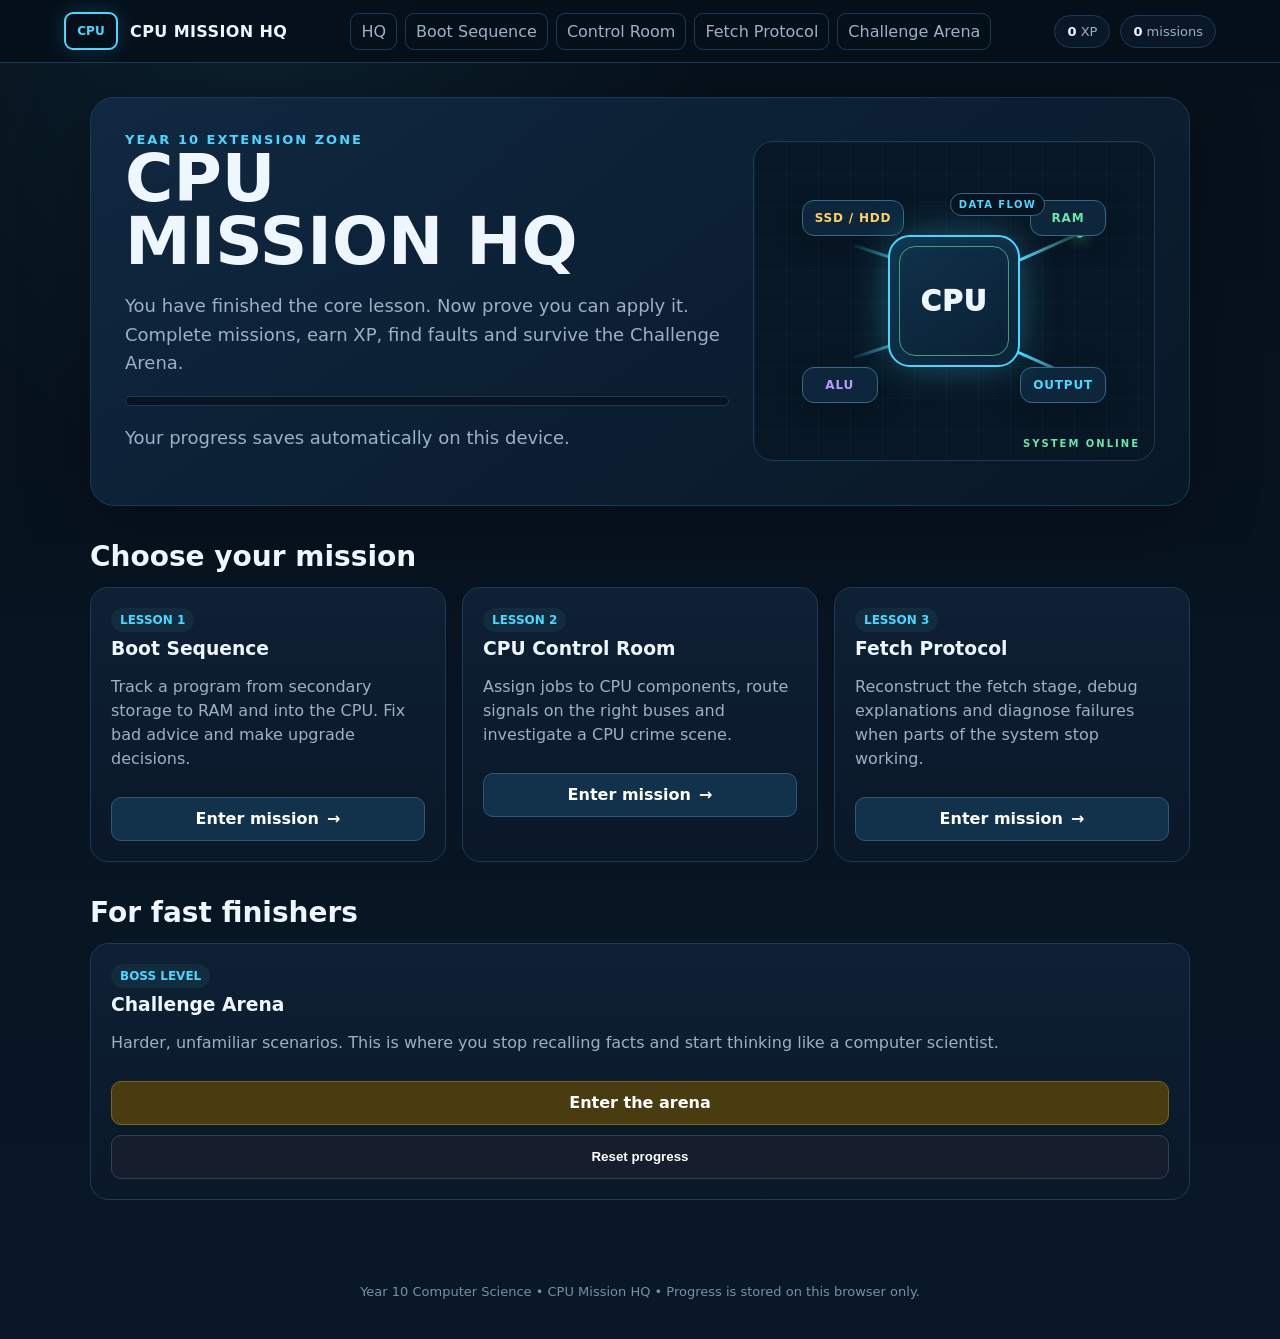
<file: index.html>
<!doctype html><html><head><meta charset="utf-8"><meta name="viewport" content="width=device-width,initial-scale=1">
<title>CPU Mission HQ</title><link rel="stylesheet" href="styles.css"></head><body>
<div class="topbar">
  <div class="brand"><div class="chip">CPU</div> CPU MISSION HQ</div>
  <div class="navlinks">
    <a href="index.html">HQ</a><a href="lesson1.html">Boot Sequence</a><a href="lesson2.html">Control Room</a><a href="lesson3.html">Fetch Protocol</a><a href="arena.html">Challenge Arena</a>
  </div>
  <div class="stats"><div class="pill"><strong data-xp>0</strong> XP</div><div class="pill"><strong data-done>0</strong> missions</div></div>
</div>
<main class="wrap">
<section class="hero">
  <div>
    <div class="kicker">Year 10 Extension Zone</div>
    <h1>CPU<br>MISSION HQ</h1>
    <p>You have finished the core lesson. Now prove you can apply it. Complete missions, earn XP, find faults and survive the Challenge Arena.</p>
    <div class="progress-track"><div class="progress-bar" data-total="18"></div></div>
    <p class="small">Your progress saves automatically on this device.</p>
  </div>
  <div class="hero-art" aria-label="Animated diagram showing data moving between storage, RAM, the CPU and output">
    <div class="node storage">SSD / HDD</div><div class="node ram">RAM</div>
    <div class="node alu">ALU</div><div class="node output">OUTPUT</div>
    <div class="trace t1"></div><div class="trace t2"></div><div class="trace t3"></div><div class="trace t4"></div>
    <div class="data-packet">DATA FLOW</div><div class="core"><span>CPU</span></div>
  </div>
</section>

<h2 class="section-title">Choose your mission</h2>
<section class="grid">
  <a class="card" href="lesson1.html"><span class="badge">LESSON 1</span><h3>Boot Sequence</h3><p>Track a program from secondary storage to RAM and into the CPU. Fix bad advice and make upgrade decisions.</p><span class="btn">Enter mission <span aria-hidden="true">→</span></span></a>
  <a class="card" href="lesson2.html"><span class="badge">LESSON 2</span><h3>CPU Control Room</h3><p>Assign jobs to CPU components, route signals on the right buses and investigate a CPU crime scene.</p><span class="btn">Enter mission <span aria-hidden="true">→</span></span></a>
  <a class="card" href="lesson3.html"><span class="badge">LESSON 3</span><h3>Fetch Protocol</h3><p>Reconstruct the fetch stage, debug explanations and diagnose failures when parts of the system stop working.</p><span class="btn">Enter mission <span aria-hidden="true">→</span></span></a>
</section>

<h2 class="section-title">For fast finishers</h2>
<section class="card">
  <span class="badge">BOSS LEVEL</span><h3>Challenge Arena</h3>
  <p>Harder, unfamiliar scenarios. This is where you stop recalling facts and start thinking like a computer scientist.</p>
  <a class="btn warn" href="arena.html">Enter the arena</a>
  <button class="btn secondary" onclick="resetProgress()">Reset progress</button>
</section>
</main>
<div class="footer">Year 10 Computer Science • CPU Mission HQ • Progress is stored on this browser only.</div>
<script src="app.js"></script>
</body></html>
</file>
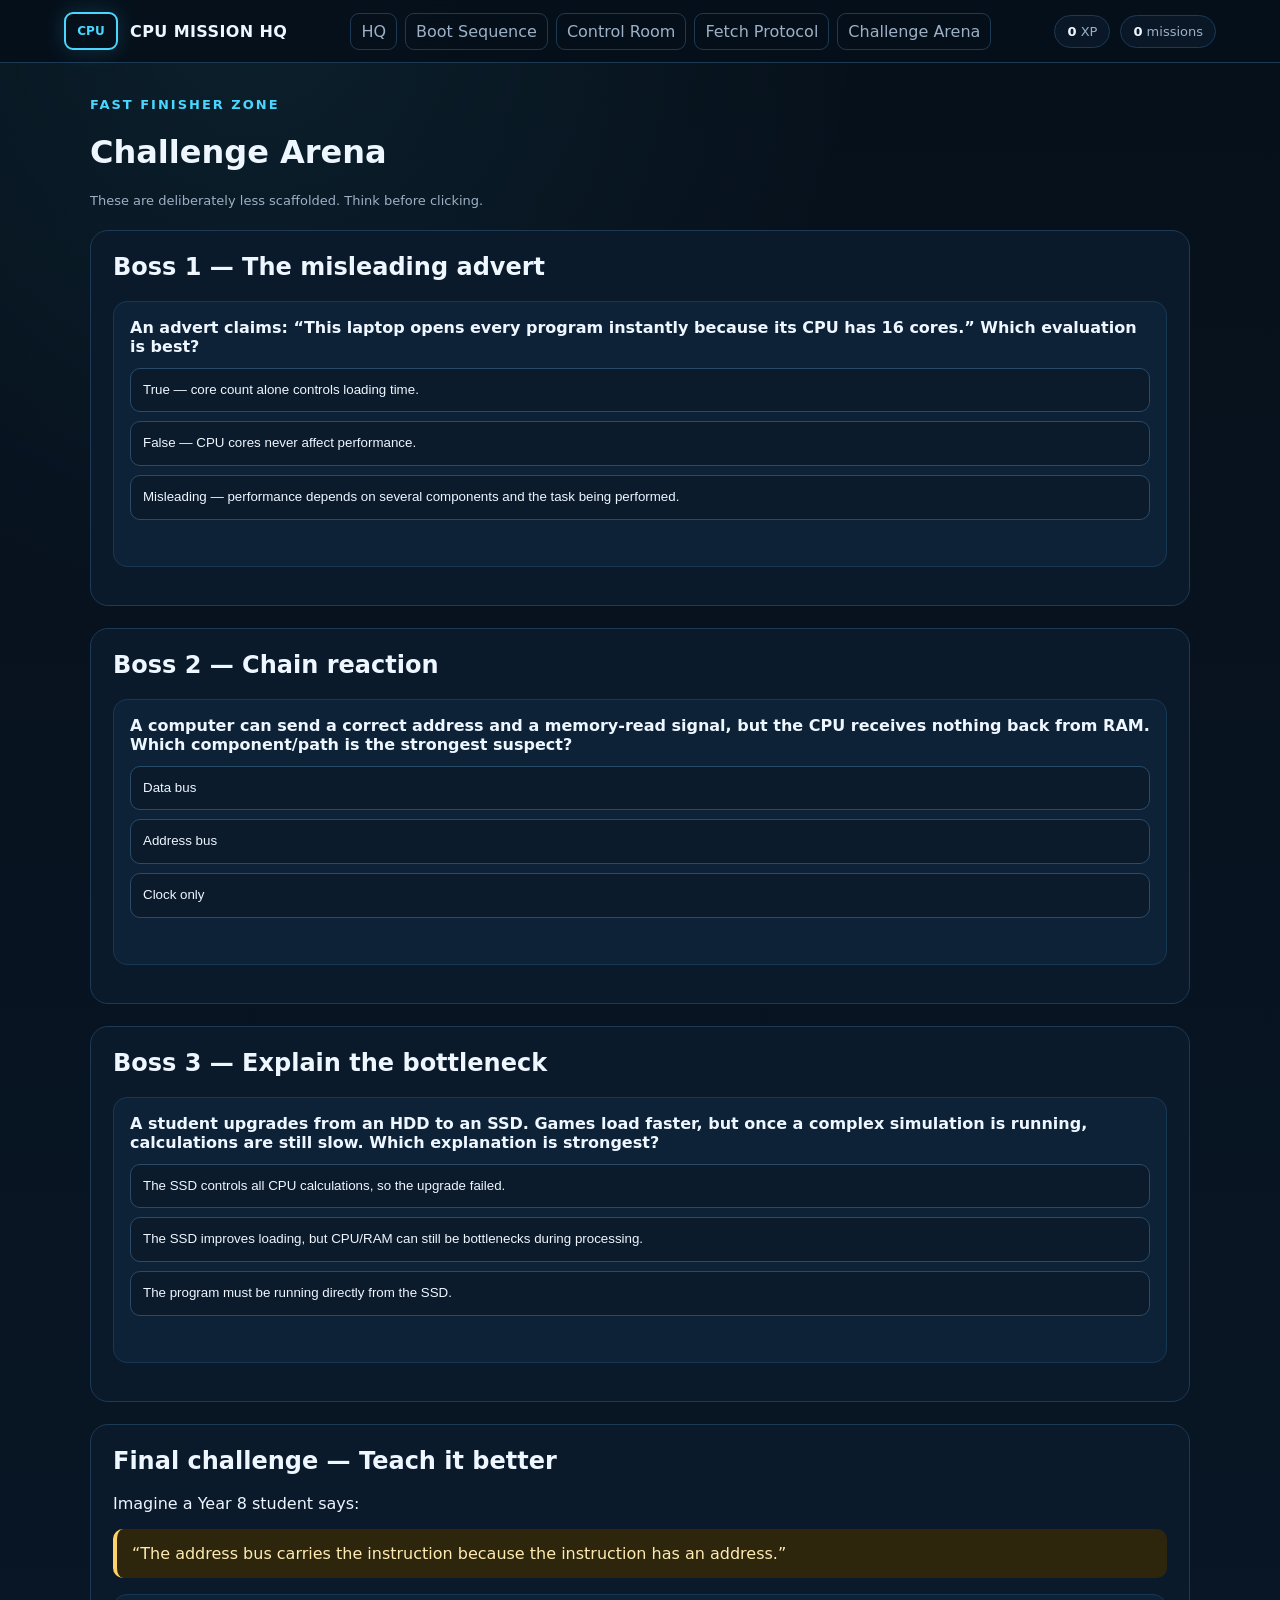
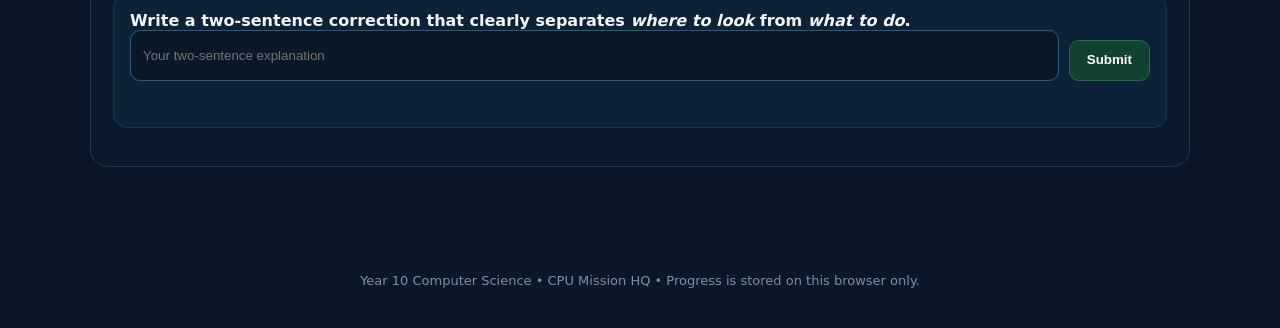
<file: arena.html>
<!doctype html><html><head><meta charset="utf-8"><meta name="viewport" content="width=device-width,initial-scale=1">
<title>Challenge Arena</title><link rel="stylesheet" href="styles.css"></head><body>
<div class="topbar">
  <div class="brand"><div class="chip">CPU</div> CPU MISSION HQ</div>
  <div class="navlinks">
    <a href="index.html">HQ</a><a href="lesson1.html">Boot Sequence</a><a href="lesson2.html">Control Room</a><a href="lesson3.html">Fetch Protocol</a><a href="arena.html">Challenge Arena</a>
  </div>
  <div class="stats"><div class="pill"><strong data-xp>0</strong> XP</div><div class="pill"><strong data-done>0</strong> missions</div></div>
</div><main class="wrap">
<div class="kicker">Fast finisher zone</div><h1>Challenge Arena</h1>
<p class="small">These are deliberately less scaffolded. Think before clicking.</p>

<section class="mission"><h2>Boss 1 — The misleading advert</h2>
<div class="question"><strong>An advert claims: “This laptop opens every program instantly because its CPU has 16 cores.” Which evaluation is best?</strong>
<div class="options">
<button class="option" data-value="a" onclick="mcq(this,'c','arena1',70,'Opening programs can also depend on secondary storage speed, RAM and the software workload. More cores alone do not guarantee instant loading.')">True — core count alone controls loading time.</button>
<button class="option" data-value="b" onclick="mcq(this,'c','arena1',70,'Opening programs can also depend on secondary storage speed, RAM and the software workload. More cores alone do not guarantee instant loading.')">False — CPU cores never affect performance.</button>
<button class="option" data-value="c" onclick="mcq(this,'c','arena1',70,'Opening programs can also depend on secondary storage speed, RAM and the software workload. More cores alone do not guarantee instant loading.')">Misleading — performance depends on several components and the task being performed.</button>
</div><div class="feedback"></div></div>
</section>

<section class="mission"><h2>Boss 2 — Chain reaction</h2>
<div class="question"><strong>A computer can send a correct address and a memory-read signal, but the CPU receives nothing back from RAM. Which component/path is the strongest suspect?</strong>
<div class="options">
<button class="option" data-value="data" onclick="mcq(this,'data','arena2',75,'The address and control stages work, so the return path carrying the instruction/data is the strongest suspect.')">Data bus</button>
<button class="option" data-value="address" onclick="mcq(this,'data','arena2',75,'The address and control stages work, so the return path carrying the instruction/data is the strongest suspect.')">Address bus</button>
<button class="option" data-value="clock" onclick="mcq(this,'data','arena2',75,'The address and control stages work, so the return path carrying the instruction/data is the strongest suspect.')">Clock only</button>
</div><div class="feedback"></div></div>
</section>

<section class="mission"><h2>Boss 3 — Explain the bottleneck</h2>
<div class="question"><strong>A student upgrades from an HDD to an SSD. Games load faster, but once a complex simulation is running, calculations are still slow. Which explanation is strongest?</strong>
<div class="options">
<button class="option" data-value="a" onclick="mcq(this,'b','arena3',80,'The SSD improves storage access/loading. Once running, CPU performance and available RAM may matter more for processing-heavy work.')">The SSD controls all CPU calculations, so the upgrade failed.</button>
<button class="option" data-value="b" onclick="mcq(this,'b','arena3',80,'The SSD improves storage access/loading. Once running, CPU performance and available RAM may matter more for processing-heavy work.')">The SSD improves loading, but CPU/RAM can still be bottlenecks during processing.</button>
<button class="option" data-value="c" onclick="mcq(this,'b','arena3',80,'The SSD improves storage access/loading. Once running, CPU performance and available RAM may matter more for processing-heavy work.')">The program must be running directly from the SSD.</button>
</div><div class="feedback"></div></div>
</section>

<section class="mission"><h2>Final challenge — Teach it better</h2>
<p>Imagine a Year 8 student says:</p>
<div class="callout">“The address bus carries the instruction because the instruction has an address.”</div>
<div class="question"><strong>Write a two-sentence correction that clearly separates <em>where to look</em> from <em>what to do</em>.</strong>
<div class="inputline"><input type="text" placeholder="Your two-sentence explanation"><button class="btn good" onclick="shortCheck(this,['where','instruction','address'],'arena4',100,'Use the idea that the address says WHERE to look, while the instruction says WHAT to do.')">Submit</button></div>
<div class="feedback"></div></div>
</section>
</main>
<div class="footer">Year 10 Computer Science • CPU Mission HQ • Progress is stored on this browser only.</div>
<script src="app.js"></script>
</body></html>
</file>
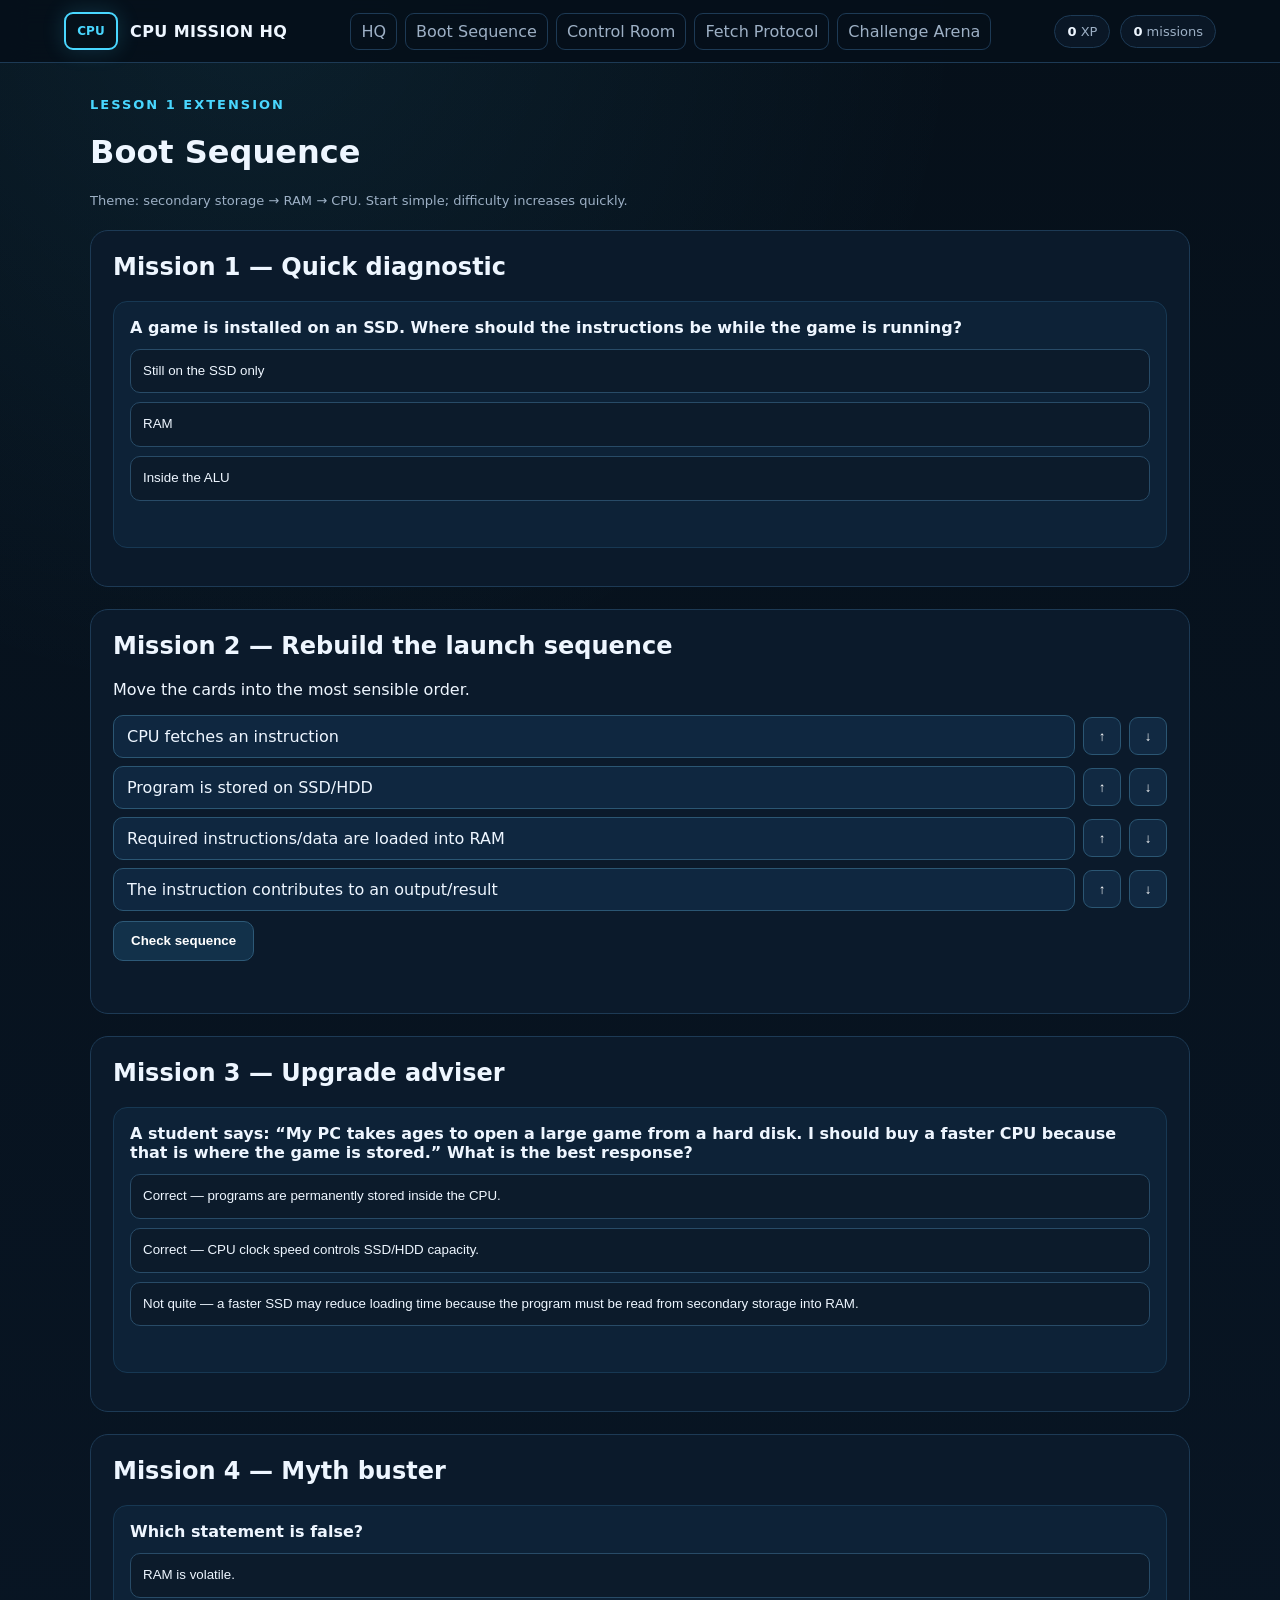
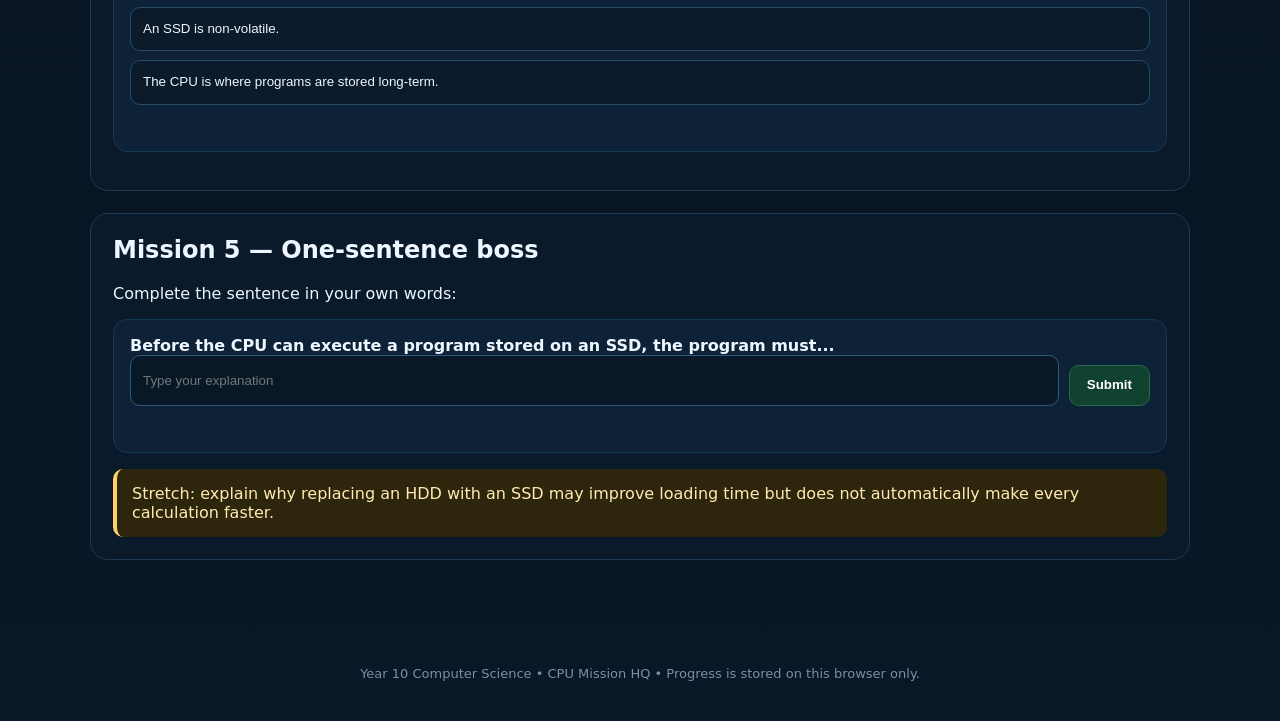
<file: lesson1.html>
<!doctype html><html><head><meta charset="utf-8"><meta name="viewport" content="width=device-width,initial-scale=1">
<title>Boot Sequence</title><link rel="stylesheet" href="styles.css"></head><body>
<div class="topbar">
  <div class="brand"><div class="chip">CPU</div> CPU MISSION HQ</div>
  <div class="navlinks">
    <a href="index.html">HQ</a><a href="lesson1.html">Boot Sequence</a><a href="lesson2.html">Control Room</a><a href="lesson3.html">Fetch Protocol</a><a href="arena.html">Challenge Arena</a>
  </div>
  <div class="stats"><div class="pill"><strong data-xp>0</strong> XP</div><div class="pill"><strong data-done>0</strong> missions</div></div>
</div><main class="wrap">
<div class="kicker">Lesson 1 extension</div><h1>Boot Sequence</h1>
<p class="small">Theme: secondary storage → RAM → CPU. Start simple; difficulty increases quickly.</p>

<section class="mission">
<h2>Mission 1 — Quick diagnostic</h2>
<div class="question"><strong>A game is installed on an SSD. Where should the instructions be while the game is running?</strong>
<div class="options">
<button class="option" data-value="ssd" onclick="mcq(this,'ram','l1q1',20,'Running programs need their instructions and data in RAM so the CPU can access them quickly.')">Still on the SSD only</button>
<button class="option" data-value="ram" onclick="mcq(this,'ram','l1q1',20,'Running programs need their instructions and data in RAM so the CPU can access them quickly.')">RAM</button>
<button class="option" data-value="alu" onclick="mcq(this,'ram','l1q1',20,'Running programs need their instructions and data in RAM so the CPU can access them quickly.')">Inside the ALU</button>
</div><div class="feedback"></div></div>
</section>

<section class="mission">
<h2>Mission 2 — Rebuild the launch sequence</h2>
<p>Move the cards into the most sensible order.</p>
<div class="sort-zone">
<div class="row"><div class="token" data-key="cpu">CPU fetches an instruction</div><button class="iconbtn" onclick="moveItem(this,-1)">↑</button><button class="iconbtn" onclick="moveItem(this,1)">↓</button></div>
<div class="row"><div class="token" data-key="storage">Program is stored on SSD/HDD</div><button class="iconbtn" onclick="moveItem(this,-1)">↑</button><button class="iconbtn" onclick="moveItem(this,1)">↓</button></div>
<div class="row"><div class="token" data-key="ram">Required instructions/data are loaded into RAM</div><button class="iconbtn" onclick="moveItem(this,-1)">↑</button><button class="iconbtn" onclick="moveItem(this,1)">↓</button></div>
<div class="row"><div class="token" data-key="output">The instruction contributes to an output/result</div><button class="iconbtn" onclick="moveItem(this,-1)">↑</button><button class="iconbtn" onclick="moveItem(this,1)">↓</button></div>
</div>
<button class="btn" onclick="checkOrder(this,['storage','ram','cpu','output'],'l1order',40)">Check sequence</button><div class="feedback"></div>
</section>

<section class="mission">
<h2>Mission 3 — Upgrade adviser</h2>
<div class="question"><strong>A student says: “My PC takes ages to open a large game from a hard disk. I should buy a faster CPU because that is where the game is stored.” What is the best response?</strong>
<div class="options">
<button class="option" data-value="a" onclick="mcq(this,'c','l1q2',35,'Storage affects how quickly the program can be read and loaded; the program is not permanently stored in the CPU.')">Correct — programs are permanently stored inside the CPU.</button>
<button class="option" data-value="b" onclick="mcq(this,'c','l1q2',35,'Storage affects how quickly the program can be read and loaded; the program is not permanently stored in the CPU.')">Correct — CPU clock speed controls SSD/HDD capacity.</button>
<button class="option" data-value="c" onclick="mcq(this,'c','l1q2',35,'Storage affects how quickly the program can be read and loaded; the program is not permanently stored in the CPU.')">Not quite — a faster SSD may reduce loading time because the program must be read from secondary storage into RAM.</button>
</div><div class="feedback"></div></div>
</section>

<section class="mission">
<h2>Mission 4 — Myth buster</h2>
<div class="question"><strong>Which statement is false?</strong>
<div class="options">
<button class="option" data-value="ramvolatile" onclick="mcq(this,'cpu-storage','l1q3',35,'The CPU processes instructions; it is not used as long-term secondary storage.')">RAM is volatile.</button>
<button class="option" data-value="ssdnonvolatile" onclick="mcq(this,'cpu-storage','l1q3',35,'The CPU processes instructions; it is not used as long-term secondary storage.')">An SSD is non-volatile.</button>
<button class="option" data-value="cpu-storage" onclick="mcq(this,'cpu-storage','l1q3',35,'The CPU processes instructions; it is not used as long-term secondary storage.')">The CPU is where programs are stored long-term.</button>
</div><div class="feedback"></div></div>
</section>

<section class="mission">
<h2>Mission 5 — One-sentence boss</h2>
<p>Complete the sentence in your own words:</p>
<div class="question"><strong>Before the CPU can execute a program stored on an SSD, the program must...</strong>
<div class="inputline"><input type="text" placeholder="Type your explanation"><button class="btn good" onclick="shortCheck(this,['ram','main memory'],'l1short',50,'Your answer should mention RAM / main memory.')">Submit</button></div>
<div class="feedback"></div></div>
<div class="callout">Stretch: explain why replacing an HDD with an SSD may improve loading time but does not automatically make every calculation faster.</div>
</section>
</main>
<div class="footer">Year 10 Computer Science • CPU Mission HQ • Progress is stored on this browser only.</div>
<script src="app.js"></script>
</body></html>
</file>
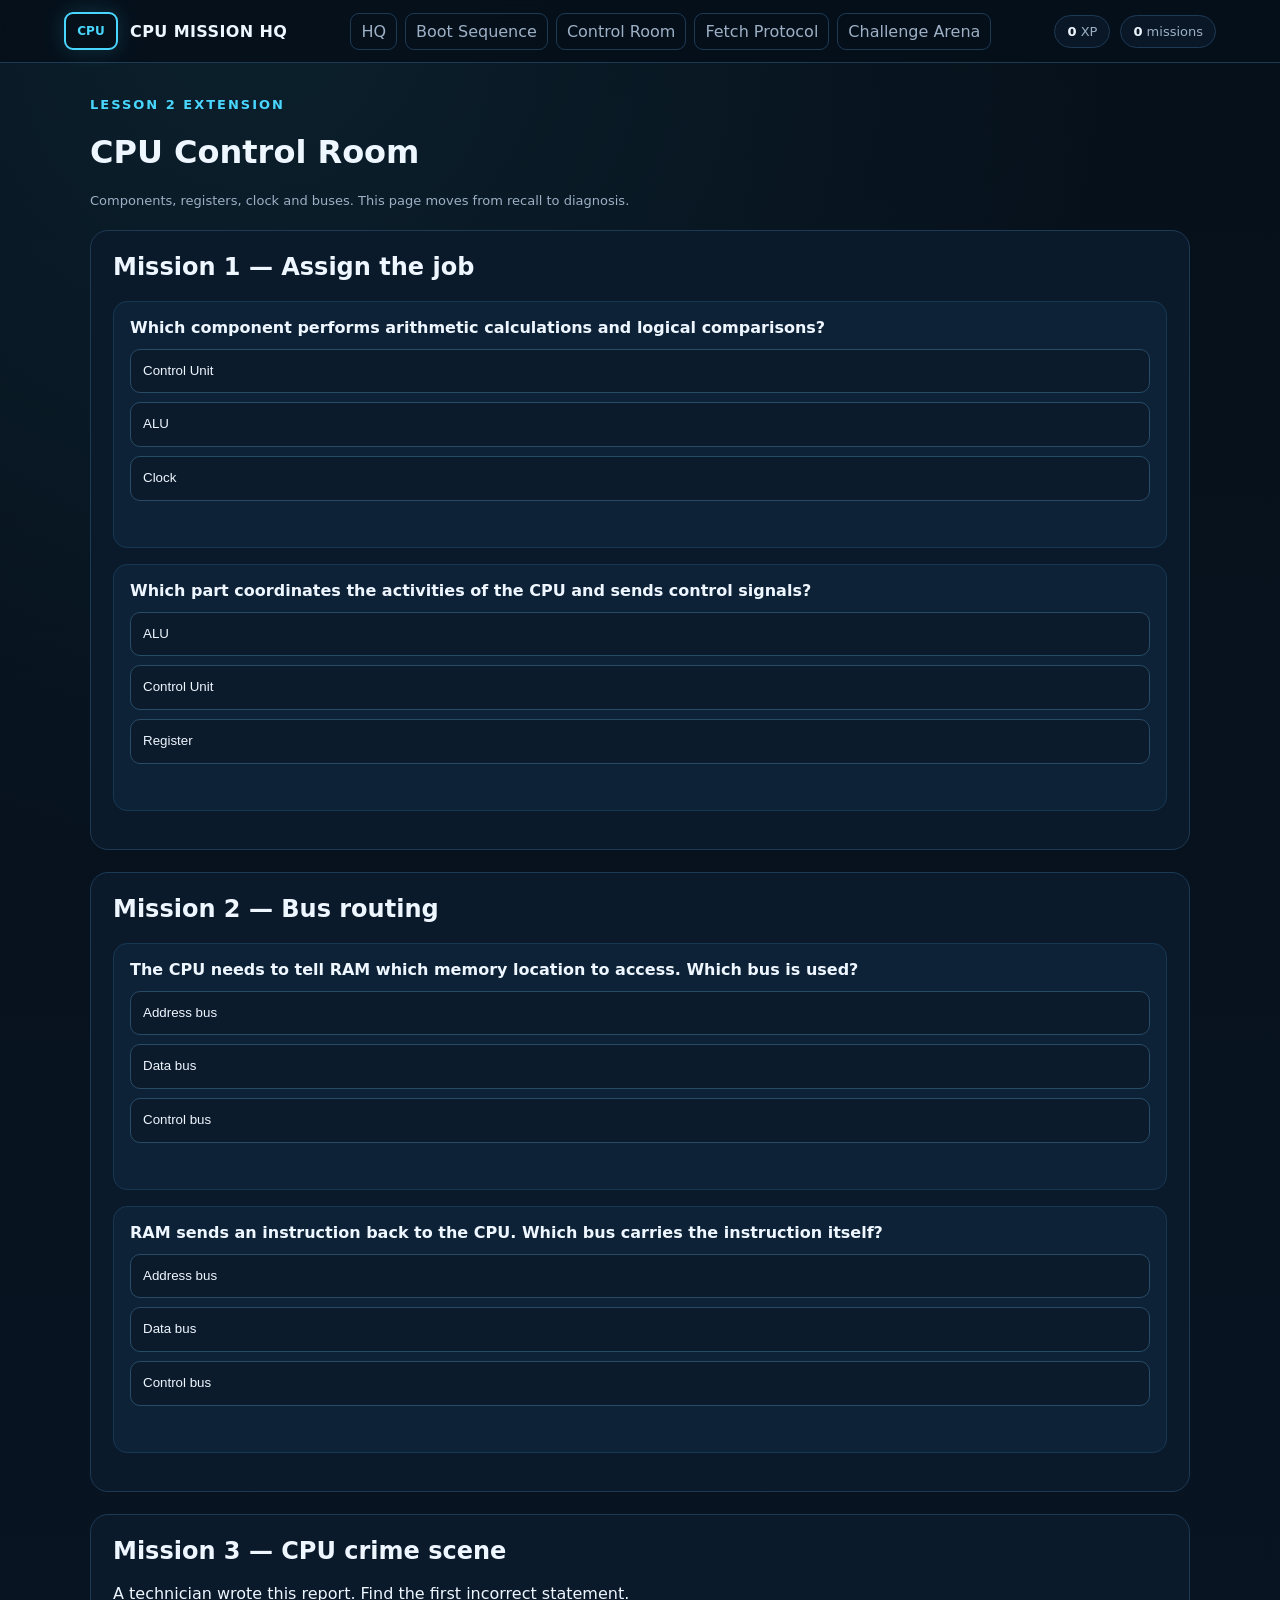
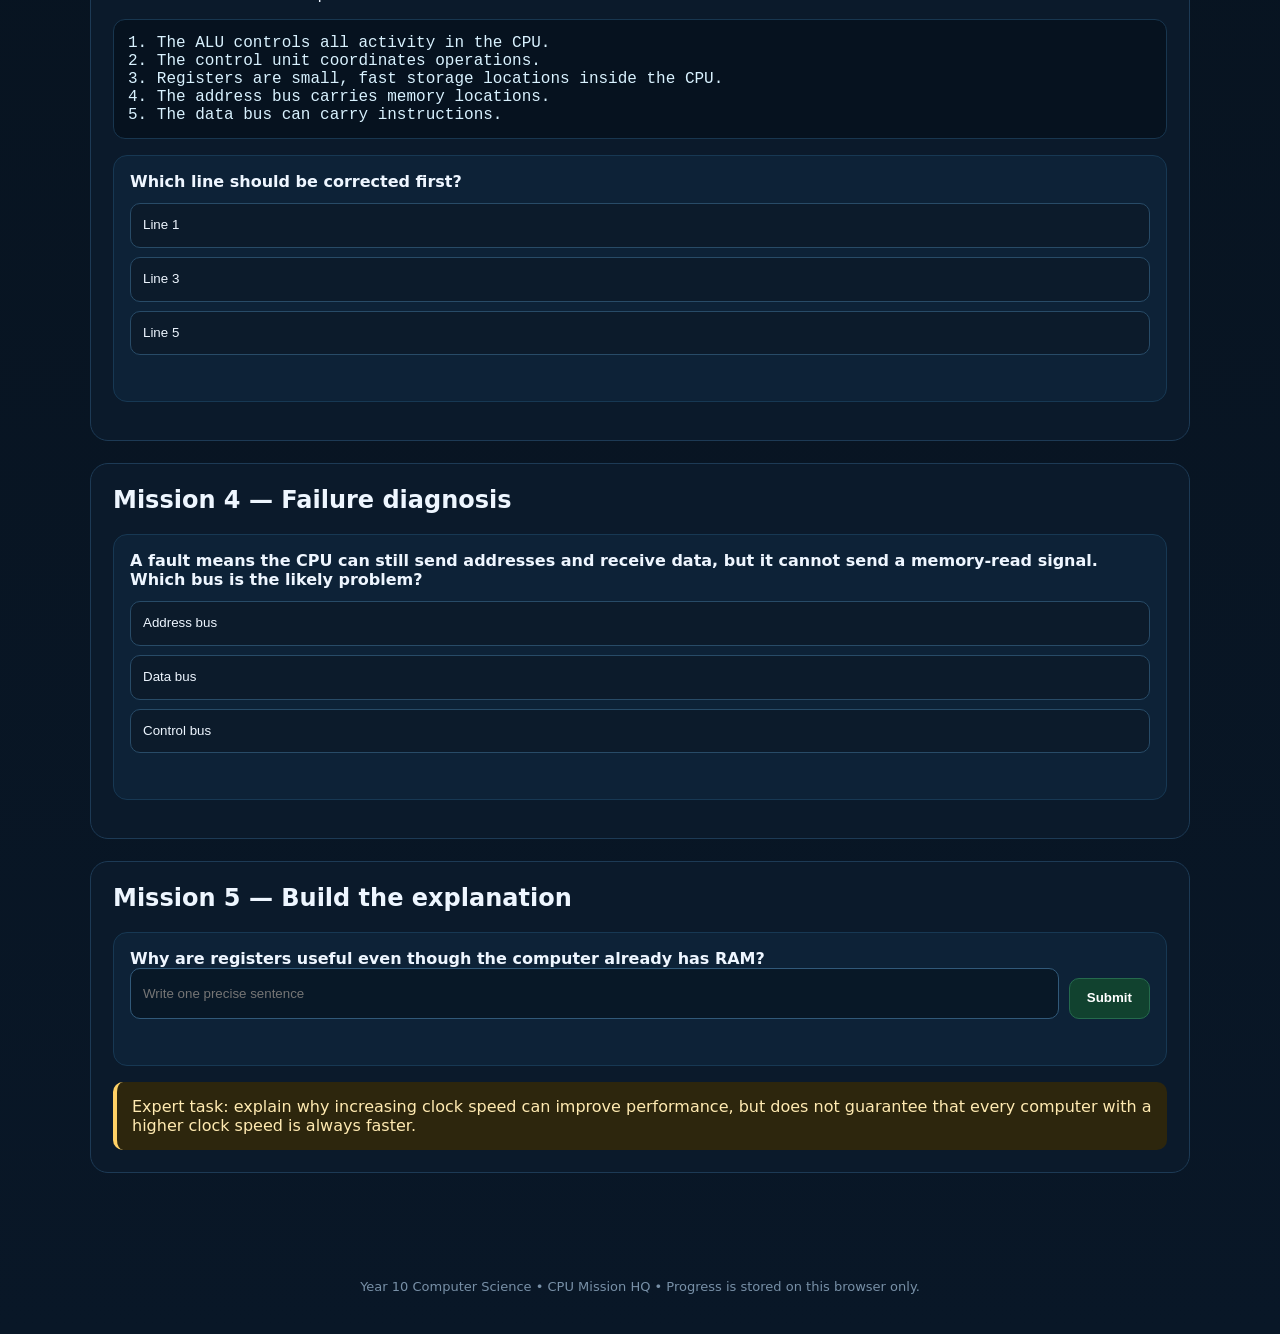
<file: lesson2.html>
<!doctype html><html><head><meta charset="utf-8"><meta name="viewport" content="width=device-width,initial-scale=1">
<title>CPU Control Room</title><link rel="stylesheet" href="styles.css"></head><body>
<div class="topbar">
  <div class="brand"><div class="chip">CPU</div> CPU MISSION HQ</div>
  <div class="navlinks">
    <a href="index.html">HQ</a><a href="lesson1.html">Boot Sequence</a><a href="lesson2.html">Control Room</a><a href="lesson3.html">Fetch Protocol</a><a href="arena.html">Challenge Arena</a>
  </div>
  <div class="stats"><div class="pill"><strong data-xp>0</strong> XP</div><div class="pill"><strong data-done>0</strong> missions</div></div>
</div><main class="wrap">
<div class="kicker">Lesson 2 extension</div><h1>CPU Control Room</h1>
<p class="small">Components, registers, clock and buses. This page moves from recall to diagnosis.</p>

<section class="mission"><h2>Mission 1 — Assign the job</h2>
<div class="question"><strong>Which component performs arithmetic calculations and logical comparisons?</strong>
<div class="options">
<button class="option" data-value="cu" onclick="mcq(this,'alu','l2q1',20,'The ALU performs arithmetic and logical operations.')">Control Unit</button>
<button class="option" data-value="alu" onclick="mcq(this,'alu','l2q1',20,'The ALU performs arithmetic and logical operations.')">ALU</button>
<button class="option" data-value="clock" onclick="mcq(this,'alu','l2q1',20,'The ALU performs arithmetic and logical operations.')">Clock</button>
</div><div class="feedback"></div></div>

<div class="question"><strong>Which part coordinates the activities of the CPU and sends control signals?</strong>
<div class="options">
<button class="option" data-value="alu" onclick="mcq(this,'cu','l2q2',20,'The Control Unit coordinates CPU activity and issues control signals.')">ALU</button>
<button class="option" data-value="cu" onclick="mcq(this,'cu','l2q2',20,'The Control Unit coordinates CPU activity and issues control signals.')">Control Unit</button>
<button class="option" data-value="register" onclick="mcq(this,'cu','l2q2',20,'The Control Unit coordinates CPU activity and issues control signals.')">Register</button>
</div><div class="feedback"></div></div>
</section>

<section class="mission"><h2>Mission 2 — Bus routing</h2>
<div class="question"><strong>The CPU needs to tell RAM which memory location to access. Which bus is used?</strong>
<div class="options">
<button class="option" data-value="address" onclick="mcq(this,'address','l2q3',30,'The address bus carries the location/address.')">Address bus</button>
<button class="option" data-value="data" onclick="mcq(this,'address','l2q3',30,'The address bus carries the location/address.')">Data bus</button>
<button class="option" data-value="control" onclick="mcq(this,'address','l2q3',30,'The address bus carries the location/address.')">Control bus</button>
</div><div class="feedback"></div></div>

<div class="question"><strong>RAM sends an instruction back to the CPU. Which bus carries the instruction itself?</strong>
<div class="options">
<button class="option" data-value="address" onclick="mcq(this,'data','l2q4',30,'The data bus carries data and instructions.')">Address bus</button>
<button class="option" data-value="data" onclick="mcq(this,'data','l2q4',30,'The data bus carries data and instructions.')">Data bus</button>
<button class="option" data-value="control" onclick="mcq(this,'data','l2q4',30,'The data bus carries data and instructions.')">Control bus</button>
</div><div class="feedback"></div></div>
</section>

<section class="mission"><h2>Mission 3 — CPU crime scene</h2>
<p>A technician wrote this report. Find the first incorrect statement.</p>
<div class="code">1. The ALU controls all activity in the CPU.
2. The control unit coordinates operations.
3. Registers are small, fast storage locations inside the CPU.
4. The address bus carries memory locations.
5. The data bus can carry instructions.</div>
<div class="question"><strong>Which line should be corrected first?</strong>
<div class="options">
<button class="option" data-value="1" onclick="mcq(this,'1','l2crime1',40,'Line 1 is wrong: the Control Unit coordinates CPU activity; the ALU performs arithmetic and logic.')">Line 1</button>
<button class="option" data-value="3" onclick="mcq(this,'1','l2crime1',40,'Line 1 is wrong: the Control Unit coordinates CPU activity; the ALU performs arithmetic and logic.')">Line 3</button>
<button class="option" data-value="5" onclick="mcq(this,'1','l2crime1',40,'Line 1 is wrong: the Control Unit coordinates CPU activity; the ALU performs arithmetic and logic.')">Line 5</button>
</div><div class="feedback"></div></div>
</section>

<section class="mission"><h2>Mission 4 — Failure diagnosis</h2>
<div class="question"><strong>A fault means the CPU can still send addresses and receive data, but it cannot send a memory-read signal. Which bus is the likely problem?</strong>
<div class="options">
<button class="option" data-value="address" onclick="mcq(this,'control','l2fail',45,'The control bus carries control signals such as memory read/write.')">Address bus</button>
<button class="option" data-value="data" onclick="mcq(this,'control','l2fail',45,'The control bus carries control signals such as memory read/write.')">Data bus</button>
<button class="option" data-value="control" onclick="mcq(this,'control','l2fail',45,'The control bus carries control signals such as memory read/write.')">Control bus</button>
</div><div class="feedback"></div></div>
</section>

<section class="mission"><h2>Mission 5 — Build the explanation</h2>
<div class="question"><strong>Why are registers useful even though the computer already has RAM?</strong>
<div class="inputline"><input type="text" placeholder="Write one precise sentence"><button class="btn good" onclick="shortCheck(this,['fast','quick','cpu','temporary'],'l2short',55,'Mention that registers are very fast temporary storage inside the CPU.')">Submit</button></div>
<div class="feedback"></div></div>
<div class="callout">Expert task: explain why increasing clock speed can improve performance, but does not guarantee that every computer with a higher clock speed is always faster.</div>
</section>
</main>
<div class="footer">Year 10 Computer Science • CPU Mission HQ • Progress is stored on this browser only.</div>
<script src="app.js"></script>
</body></html>
</file>
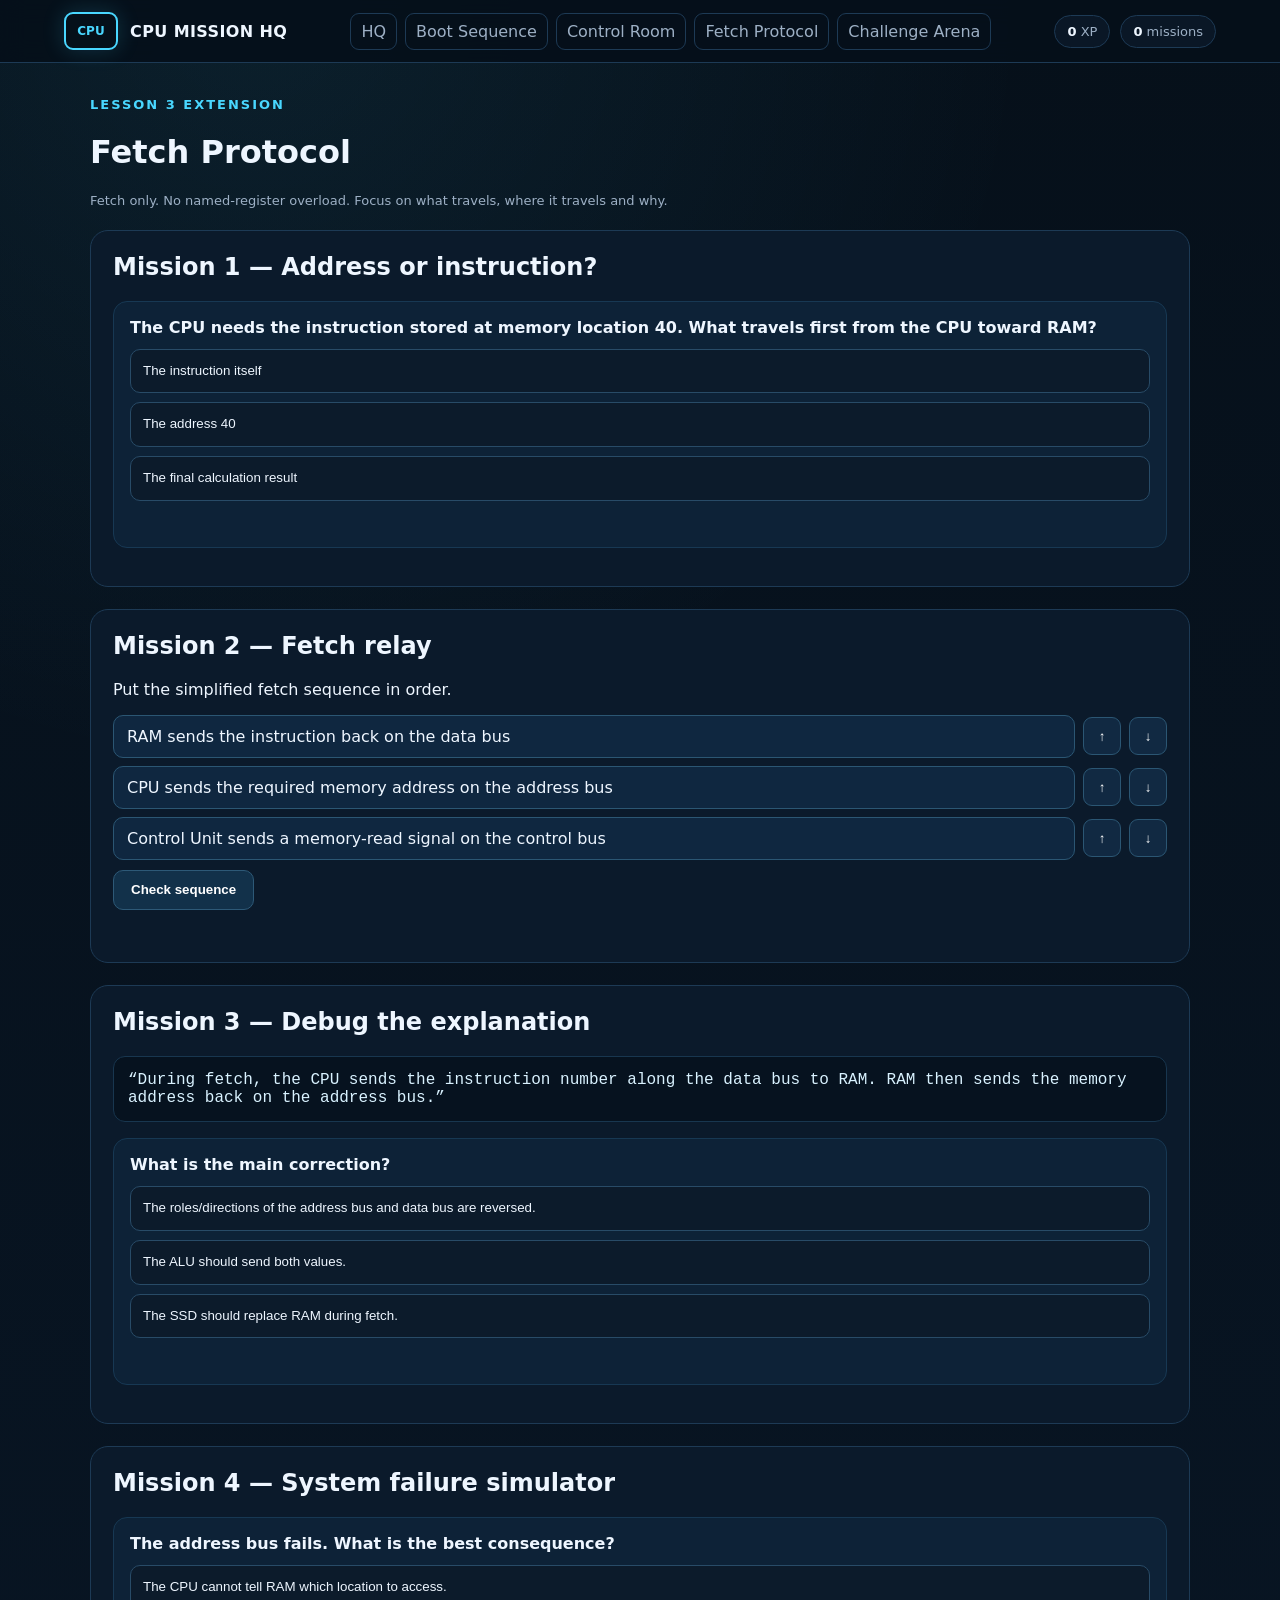
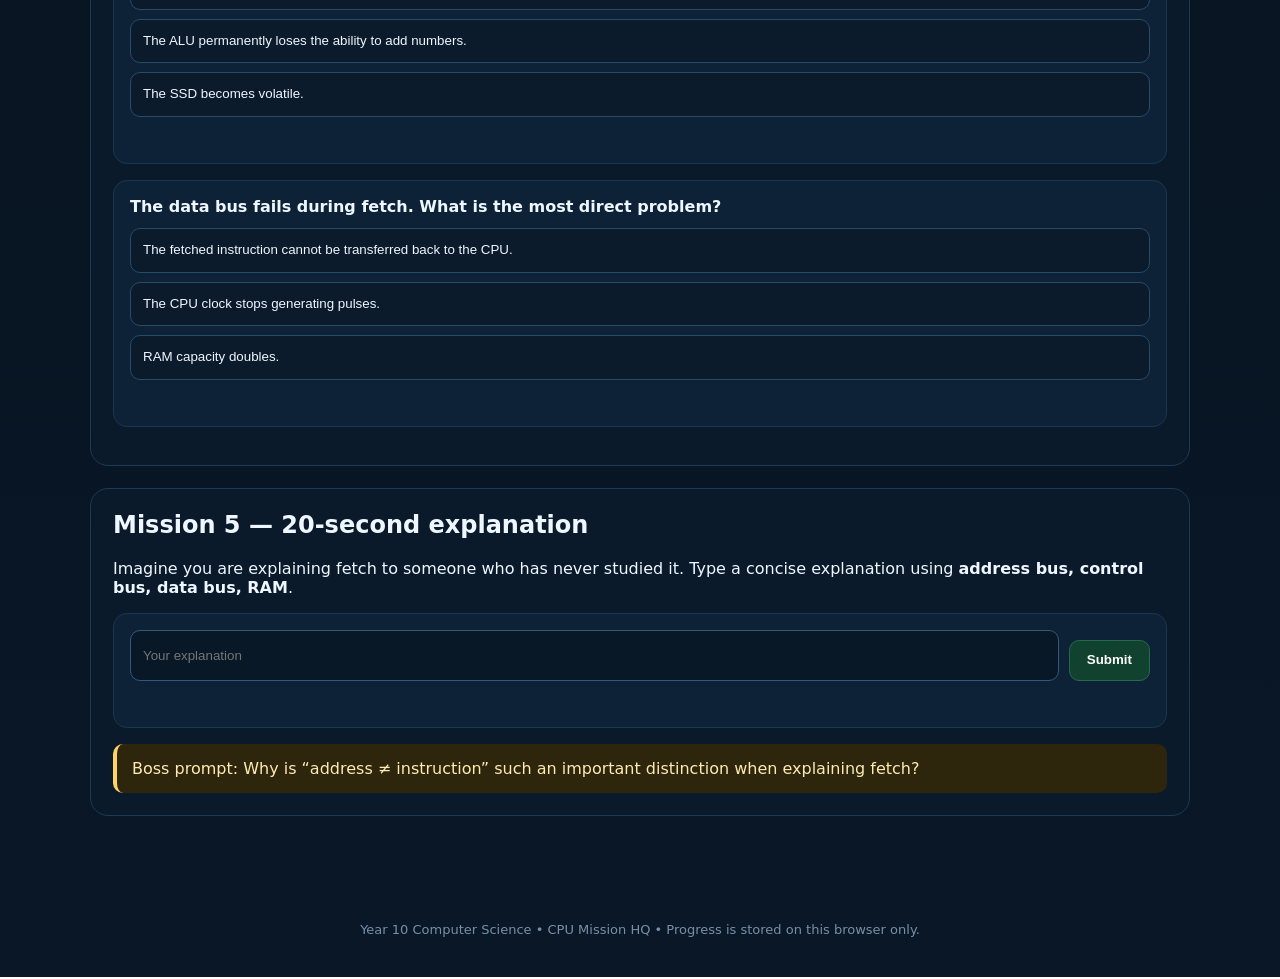
<file: lesson3.html>
<!doctype html><html><head><meta charset="utf-8"><meta name="viewport" content="width=device-width,initial-scale=1">
<title>Fetch Protocol</title><link rel="stylesheet" href="styles.css"></head><body>
<div class="topbar">
  <div class="brand"><div class="chip">CPU</div> CPU MISSION HQ</div>
  <div class="navlinks">
    <a href="index.html">HQ</a><a href="lesson1.html">Boot Sequence</a><a href="lesson2.html">Control Room</a><a href="lesson3.html">Fetch Protocol</a><a href="arena.html">Challenge Arena</a>
  </div>
  <div class="stats"><div class="pill"><strong data-xp>0</strong> XP</div><div class="pill"><strong data-done>0</strong> missions</div></div>
</div><main class="wrap">
<div class="kicker">Lesson 3 extension</div><h1>Fetch Protocol</h1>
<p class="small">Fetch only. No named-register overload. Focus on what travels, where it travels and why.</p>

<section class="mission"><h2>Mission 1 — Address or instruction?</h2>
<div class="question"><strong>The CPU needs the instruction stored at memory location 40. What travels first from the CPU toward RAM?</strong>
<div class="options">
<button class="option" data-value="instruction" onclick="mcq(this,'address','l3q1',25,'The CPU first sends the address/location it wants to access.')">The instruction itself</button>
<button class="option" data-value="address" onclick="mcq(this,'address','l3q1',25,'The CPU first sends the address/location it wants to access.')">The address 40</button>
<button class="option" data-value="result" onclick="mcq(this,'address','l3q1',25,'The CPU first sends the address/location it wants to access.')">The final calculation result</button>
</div><div class="feedback"></div></div>
</section>

<section class="mission"><h2>Mission 2 — Fetch relay</h2>
<p>Put the simplified fetch sequence in order.</p>
<div class="sort-zone">
<div class="row"><div class="token" data-key="return">RAM sends the instruction back on the data bus</div><button class="iconbtn" onclick="moveItem(this,-1)">↑</button><button class="iconbtn" onclick="moveItem(this,1)">↓</button></div>
<div class="row"><div class="token" data-key="address">CPU sends the required memory address on the address bus</div><button class="iconbtn" onclick="moveItem(this,-1)">↑</button><button class="iconbtn" onclick="moveItem(this,1)">↓</button></div>
<div class="row"><div class="token" data-key="read">Control Unit sends a memory-read signal on the control bus</div><button class="iconbtn" onclick="moveItem(this,-1)">↑</button><button class="iconbtn" onclick="moveItem(this,1)">↓</button></div>
</div>
<button class="btn" onclick="checkOrder(this,['address','read','return'],'l3order',45)">Check sequence</button><div class="feedback"></div>
</section>

<section class="mission"><h2>Mission 3 — Debug the explanation</h2>
<div class="code">“During fetch, the CPU sends the instruction number along the data bus to RAM. RAM then sends the memory address back on the address bus.”</div>
<div class="question"><strong>What is the main correction?</strong>
<div class="options">
<button class="option" data-value="swap" onclick="mcq(this,'swap','l3debug',45,'The address goes CPU → RAM on the address bus; the instruction returns RAM → CPU on the data bus.')">The roles/directions of the address bus and data bus are reversed.</button>
<button class="option" data-value="alu" onclick="mcq(this,'swap','l3debug',45,'The address goes CPU → RAM on the address bus; the instruction returns RAM → CPU on the data bus.')">The ALU should send both values.</button>
<button class="option" data-value="ssd" onclick="mcq(this,'swap','l3debug',45,'The address goes CPU → RAM on the address bus; the instruction returns RAM → CPU on the data bus.')">The SSD should replace RAM during fetch.</button>
</div><div class="feedback"></div></div>
</section>

<section class="mission"><h2>Mission 4 — System failure simulator</h2>
<div class="question"><strong>The address bus fails. What is the best consequence?</strong>
<div class="options">
<button class="option" data-value="no-location" onclick="mcq(this,'no-location','l3fail1',50,'Without the address bus, the CPU cannot specify which memory location RAM should access.')">The CPU cannot tell RAM which location to access.</button>
<button class="option" data-value="no-calc" onclick="mcq(this,'no-location','l3fail1',50,'Without the address bus, the CPU cannot specify which memory location RAM should access.')">The ALU permanently loses the ability to add numbers.</button>
<button class="option" data-value="storage" onclick="mcq(this,'no-location','l3fail1',50,'Without the address bus, the CPU cannot specify which memory location RAM should access.')">The SSD becomes volatile.</button>
</div><div class="feedback"></div></div>

<div class="question"><strong>The data bus fails during fetch. What is the most direct problem?</strong>
<div class="options">
<button class="option" data-value="noinstruction" onclick="mcq(this,'noinstruction','l3fail2',50,'RAM may know the address, but the instruction cannot be transferred back to the CPU.')">The fetched instruction cannot be transferred back to the CPU.</button>
<button class="option" data-value="clock" onclick="mcq(this,'noinstruction','l3fail2',50,'RAM may know the address, but the instruction cannot be transferred back to the CPU.')">The CPU clock stops generating pulses.</button>
<button class="option" data-value="capacity" onclick="mcq(this,'noinstruction','l3fail2',50,'RAM may know the address, but the instruction cannot be transferred back to the CPU.')">RAM capacity doubles.</button>
</div><div class="feedback"></div></div>
</section>

<section class="mission"><h2>Mission 5 — 20-second explanation</h2>
<p>Imagine you are explaining fetch to someone who has never studied it. Type a concise explanation using <strong>address bus, control bus, data bus, RAM</strong>.</p>
<div class="question">
<div class="inputline"><input type="text" placeholder="Your explanation"><button class="btn good" onclick="shortCheck(this,['address bus','data bus','ram'],'l3short',65,'Try to include RAM, the address bus and the data bus.')">Submit</button></div><div class="feedback"></div></div>
<div class="callout">Boss prompt: Why is “address ≠ instruction” such an important distinction when explaining fetch?</div>
</section>
</main>
<div class="footer">Year 10 Computer Science • CPU Mission HQ • Progress is stored on this browser only.</div>
<script src="app.js"></script>
</body></html>
</file>
<file: styles.css>
:root{
  --bg:#07111d; --panel:#0d1d2f; --panel2:#102943; --ink:#eef6ff;
  --muted:#9db0c5; --cyan:#49d7ff; --green:#67e8a6; --amber:#ffd166;
  --red:#ff6b6b; --line:#1d3a55; --purple:#b79cff;
}
*{box-sizing:border-box}
html{scroll-behavior:smooth}
body{
  margin:0;font-family:Inter,system-ui,-apple-system,Segoe UI,Arial,sans-serif;
  background:
    radial-gradient(circle at 20% 0%, rgba(73,215,255,.08), transparent 28%),
    linear-gradient(180deg,#06101a 0,#091727 100%);
  color:var(--ink);min-height:100vh
}
a{color:inherit;text-decoration:none}
.topbar{
  position:sticky;top:0;z-index:20;
  display:flex;align-items:center;justify-content:space-between;gap:18px;flex-wrap:wrap;
  padding:12px 5vw;background:rgba(6,16,26,.93);backdrop-filter:blur(12px);
  border-bottom:1px solid var(--line)
}
.brand{display:flex;align-items:center;gap:12px;font-weight:900;letter-spacing:.4px;white-space:nowrap;flex:0 0 auto}
.chip{
  width:54px;height:38px;padding:0 8px;border:2px solid var(--cyan);border-radius:9px;
  display:flex;align-items:center;justify-content:center;color:var(--cyan);font-size:12px;font-weight:900;
  line-height:1;letter-spacing:0;box-shadow:0 0 22px rgba(73,215,255,.18);
  white-space:nowrap;overflow:hidden;flex:0 0 54px
}
.stats{display:flex;gap:10px;flex-wrap:wrap}
.pill{padding:8px 12px;border:1px solid var(--line);border-radius:999px;background:#0a1726;color:var(--muted);font-size:13px}
.pill strong{color:var(--ink)}
.wrap{width:min(1100px,92vw);margin:0 auto;padding:34px 0 60px}
.hero{
  display:grid;grid-template-columns:1.2fr .8fr;gap:24px;align-items:center;
  padding:34px;border:1px solid var(--line);border-radius:24px;
  background:linear-gradient(145deg,rgba(16,41,67,.92),rgba(9,24,39,.92));
  box-shadow:0 20px 70px rgba(0,0,0,.28)
}
.hero h1{font-size:clamp(34px,6vw,66px);line-height:.96;margin:0 0 18px}
.kicker{color:var(--cyan);font-size:13px;font-weight:900;letter-spacing:2px;text-transform:uppercase}
.hero p{color:var(--muted);font-size:18px;line-height:1.6;max-width:700px}
.hero-art{
  min-height:320px;border:1px solid var(--line);border-radius:20px;position:relative;overflow:hidden;
  background:
    radial-gradient(circle at 50% 50%,rgba(73,215,255,.13),transparent 34%),
    linear-gradient(rgba(73,215,255,.035) 1px,transparent 1px),
    linear-gradient(90deg,rgba(73,215,255,.035) 1px,transparent 1px),
    #081725;background-size:auto,32px 32px,32px 32px
}
.hero-art::after{content:"SYSTEM ONLINE";position:absolute;right:14px;bottom:11px;font-size:10px;letter-spacing:2px;color:var(--green);font-weight:900}
.core{
  position:absolute;left:50%;top:50%;transform:translate(-50%,-50%);width:132px;height:132px;
  border:2px solid var(--cyan);border-radius:22px;background:linear-gradient(145deg,#10324c,#0a1f32);
  box-shadow:0 0 38px rgba(73,215,255,.28),inset 0 0 24px rgba(73,215,255,.08);display:grid;place-items:center;z-index:4
}
.core::before{content:"";position:absolute;inset:9px;border:1px solid rgba(103,232,166,.6);border-radius:16px}
.core span{font-size:28px;font-weight:950;letter-spacing:1px}
.node{position:absolute;min-width:76px;padding:10px 12px;text-align:center;border:1px solid #346988;border-radius:12px;background:#0d263b;font-size:12px;font-weight:900;letter-spacing:.8px;z-index:3;box-shadow:0 8px 24px rgba(0,0,0,.22)}
.node.storage{left:12%;top:18%;color:var(--amber)}
.node.ram{right:12%;top:18%;color:var(--green)}
.node.alu{left:12%;bottom:18%;color:var(--purple)}
.node.output{right:12%;bottom:18%;color:var(--cyan)}
.trace{position:absolute;height:3px;background:linear-gradient(90deg,rgba(73,215,255,.08),var(--cyan),rgba(103,232,166,.18));transform-origin:left center;z-index:1;overflow:visible}
.trace::after{content:"";position:absolute;right:-3px;top:-3px;width:9px;height:9px;border-radius:50%;background:var(--green);box-shadow:0 0 14px var(--green);animation:pulse 1.4s ease-in-out infinite}
.t1{width:135px;left:25%;top:32%;transform:rotate(18deg)}
.t2{width:135px;left:51%;top:45%;transform:rotate(-24deg)}
.t3{width:135px;left:25%;top:67%;transform:rotate(-18deg)}
.t4{width:135px;left:51%;top:57%;transform:rotate(24deg)}
.data-packet{position:absolute;left:49%;top:16%;padding:5px 8px;border:1px solid #2e6887;border-radius:999px;background:#07131f;color:var(--cyan);font-size:10px;font-weight:900;letter-spacing:1.4px;animation:float 2.5s ease-in-out infinite;z-index:5}
@keyframes pulse{50%{opacity:.25;transform:scale(.6)}}
@keyframes float{50%{transform:translateY(10px)}}
.section-title{margin:34px 0 14px;font-size:28px}
.grid{display:grid;grid-template-columns:repeat(3,1fr);gap:16px}
.card{
  border:1px solid var(--line);border-radius:18px;padding:20px;background:linear-gradient(180deg,#0e2034,#0a1828);
  transition:.2s transform,.2s border-color;min-width:0;overflow:hidden
}
.card:hover{transform:translateY(-3px);border-color:#3e7195}
.card h3{margin:6px 0 8px}
.card p{color:var(--muted);line-height:1.5}
.badge{display:inline-block;padding:5px 9px;border-radius:999px;background:#102c3d;color:var(--cyan);font-size:12px;font-weight:800}
.btn{
  display:inline-flex;align-items:center;justify-content:center;gap:8px;margin-top:10px;
  padding:11px 17px;border-radius:10px;border:1px solid #2d5977;background:#12314a;color:white;
  font-weight:800;cursor:pointer;max-width:100%;white-space:normal;text-align:center;line-height:1.25;overflow-wrap:anywhere
}
.card > .btn{width:100%;min-height:44px}
.card p,.question,.option,.token,.callout,.code{overflow-wrap:anywhere;word-break:normal}
.option{width:100%;line-height:1.4}
.mission{overflow:hidden;min-width:0}
.row{min-width:0}.row .token{min-width:0}
.inputline > input{min-width:0}
.btn:hover{background:#174260}
.btn.secondary{background:#161d2c;border-color:#334155}
.btn.good{background:#11422f;border-color:#256a4d}
.btn.warn{background:#493c11;border-color:#7d6618}
.progress-track{height:10px;border-radius:999px;background:#081421;overflow:hidden;border:1px solid var(--line)}
.progress-bar{height:100%;width:0;background:linear-gradient(90deg,var(--cyan),var(--green));transition:.4s}
.mission{
  margin:22px 0;padding:22px;border:1px solid var(--line);border-radius:18px;background:#0b1a2b
}
.mission.locked{opacity:.55}
.mission h2{margin-top:0}
.small{font-size:13px;color:var(--muted)}
.question{margin:16px 0;padding:16px;border-radius:14px;background:#0d2237;border:1px solid #173853}
.options{display:grid;gap:9px;margin-top:12px}
.option{
  text-align:left;padding:12px;border-radius:10px;border:1px solid #284b67;background:#0c1b2b;color:var(--ink);cursor:pointer
}
.option:hover{border-color:var(--cyan)}
.option.correct{border-color:var(--green);background:#0d3228}
.option.wrong{border-color:var(--red);background:#351a22}
.feedback{margin-top:10px;font-weight:700;min-height:20px}
.correct-text{color:var(--green)} .wrong-text{color:var(--red)}
.token{padding:11px 13px;border:1px solid #2b5673;border-radius:10px;background:#0f2740;cursor:grab;user-select:none}
.sort-zone{display:grid;gap:8px;margin-top:12px}
.row{display:flex;gap:8px;align-items:center}
.row .token{flex:1}
.iconbtn{width:38px;height:38px;border-radius:9px;border:1px solid #2b5673;background:#112942;color:#fff;cursor:pointer}
.callout{padding:15px;border-left:4px solid var(--amber);background:#2d260d;border-radius:10px;color:#ffeab1}
.code{
  font-family:ui-monospace,SFMono-Regular,Consolas,monospace;background:#06121f;border:1px solid #18364f;border-radius:12px;
  padding:14px;white-space:pre-wrap;color:#d9f2ff
}
.inputline{display:flex;gap:10px;flex-wrap:wrap}
input[type=text],select{
  flex:1;min-width:220px;padding:11px 12px;border-radius:10px;border:1px solid #315979;background:#081827;color:white
}
.footer{color:#7890a7;text-align:center;padding:24px 0 40px;font-size:13px}
.navlinks{display:flex;gap:8px;flex-wrap:wrap}
.navlinks a{padding:8px 10px;border:1px solid var(--line);border-radius:9px;color:var(--muted)}
.navlinks a:hover{color:white;border-color:#3f7399}
.scoreburst{font-size:22px;color:var(--green);font-weight:900}
table{width:100%;border-collapse:collapse;margin-top:12px}
th,td{border:1px solid #23455f;padding:10px;text-align:left} th{background:#102a42}
@media(max-width:980px){.topbar{
  position:sticky;top:0;z-index:20;
  display:flex;align-items:center;justify-content:space-between;gap:18px;flex-wrap:wrap;
  padding:12px 5vw;background:rgba(6,16,26,.93);backdrop-filter:blur(12px);
  border-bottom:1px solid var(--line)
}.navlinks{order:3;width:100%}}
@media(max-width:800px){.hero{grid-template-columns:1fr}.grid{grid-template-columns:1fr}.topbar{
  position:sticky;top:0;z-index:20;
  display:flex;align-items:center;justify-content:space-between;gap:18px;flex-wrap:wrap;
  padding:12px 5vw;background:rgba(6,16,26,.93);backdrop-filter:blur(12px);
  border-bottom:1px solid var(--line)
}.hero-art{min-height:285px}.node{font-size:11px;min-width:68px;padding:8px}.core{width:112px;height:112px}.core span{font-size:24px}.t1,.t2,.t3,.t4{width:105px}}
@media(max-width:520px){.wrap{width:min(94vw,1100px)}.hero{padding:22px}.mission{padding:16px}.navlinks a{font-size:12px}.stats{width:100%}.inputline{display:grid}.inputline input,.inputline .btn{width:100%}}
</file>
